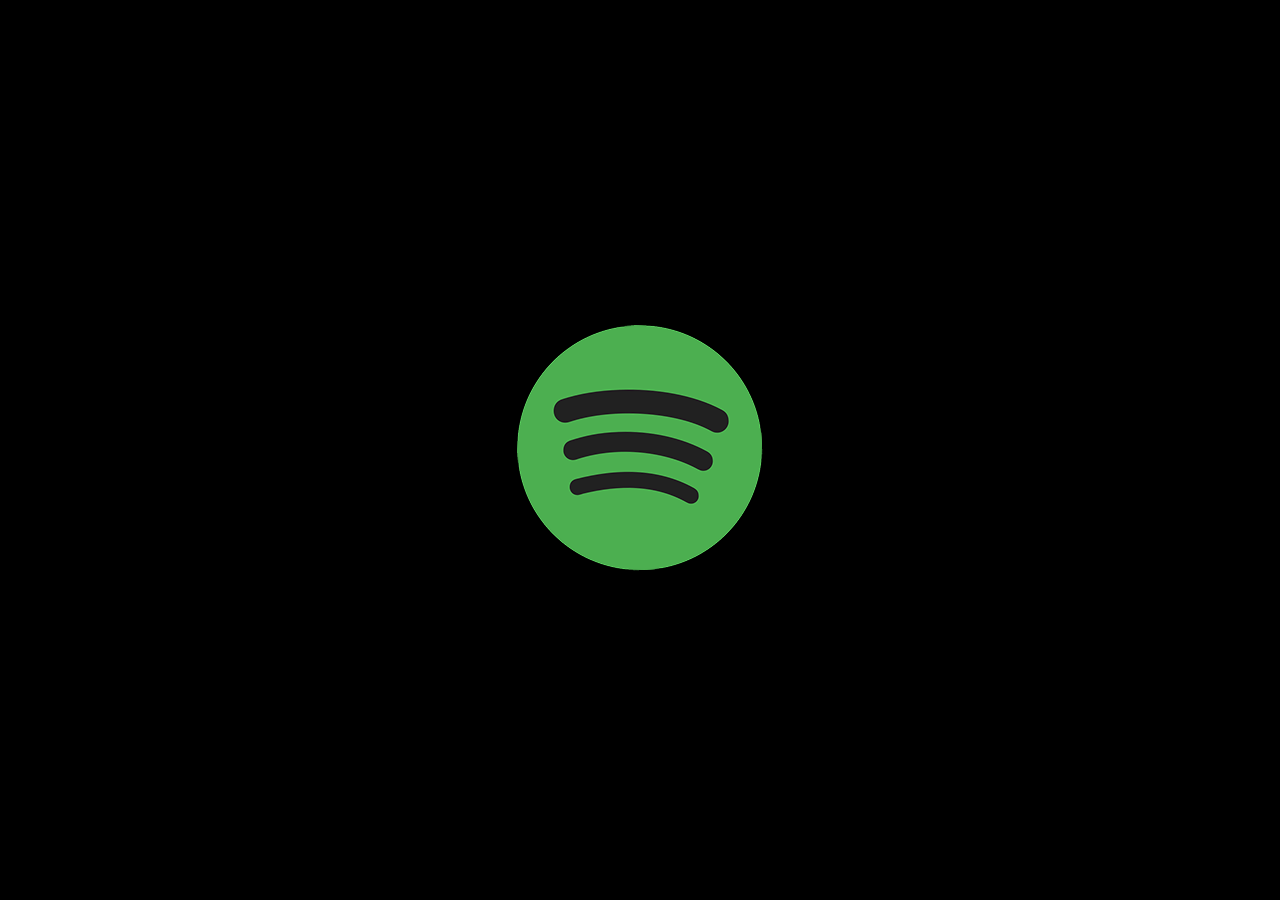
<file: index.html>
<!-- <!DOCTYPE html>
<html lang="en">

<head>
    <meta charset="UTF-8">
    <meta name="viewport" content="width=device-width, initial-scale=1.0">
    <meta http-equiv="refresh" content="0; url=startup.html">
    <title>Spotify</title>
</head>

<body>
</body>

</html> -->
<!doctype html>
<html lang="en">

<head>
    <meta charset="UTF-8">
    <meta name="viewport" content="width=device-width,initial-scale=1">
    <title>Spotify | Start</title>
    <link rel="stylesheet" href="style.css">
    <script src="js/routes.js" defer></script>
</head>

<body class="startup-page">
    <a href="welcome.html" aria-label="Continue to Spotify">
        <img src="images/Spotify_logo.png" alt="Spotify Logo">
</body>

</html>
</file>
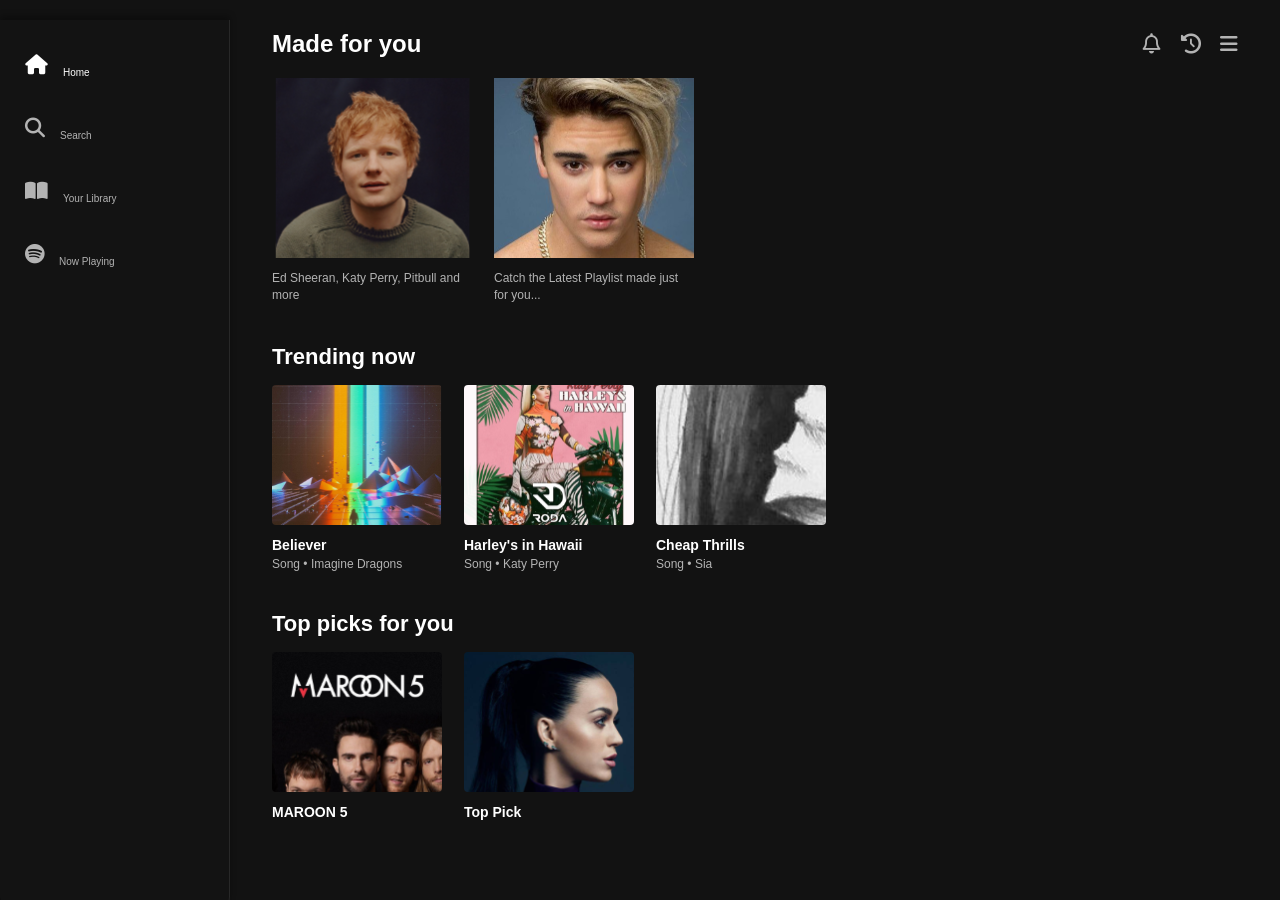
<file: Home.html>
<!DOCTYPE html>
<html lang="en">

<head>
    <meta charset="UTF-8">
    <meta name="viewport" content="width=device-width, initial-scale=1.0">
    <title>Spotify - Home</title>
    <link rel="stylesheet" href="style.css">
    <link rel="stylesheet" href="https://cdnjs.cloudflare.com/ajax/libs/font-awesome/6.4.0/css/all.min.css">
</head>

<body class="app-body">

    <div id="sideMenu" class="side-menu">
        <div class="profile-section">
            
            <h3>Maha</h3>
        </div>
        <ul class="menu-list">
            <li><i class="fa-solid fa-house"></i> Home</li>
            <li><i class="fa-regular fa-comment-dots"></i> Messages</li>
            <li><i class="fa-regular fa-bell"></i> Notifications</li>
            <li><i class="fa-regular fa-bookmark"></i> Bookmarks</li>
            <li><i class="fa-regular fa-user"></i> Profile</li>
        </ul>
        <div class="nav-item" onclick="window.location.href='login.html'">
            <i  class="fa-solid fa-arrow-right-from-bracket"></i><br>Log out</div>
    </div>
   
    <div id="overlay" class="overlay" onclick="toggleMenu()"></div>

    <div class="main-content">
        <div class="header">
            <h2>Made for you</h2>
            <div class="header-icons">
                <i class="fa-regular fa-bell"></i>
                <i class="fa-solid fa-clock-rotate-left"></i>
                <i class="fa-solid fa-bars" onclick="toggleMenu()" style="cursor: pointer;"></i> <!-- زر فتح القائمة -->
            </div>
        </div>

        <div class="horizontal-scroll">
            <div class="card-large">
                <img src="images/Ed Sheeran.svg" alt="Ed Sheeran">
                <div class="card-text">Ed Sheeran, Katy Perry, Pitbull and more</div>
            </div>
            <div class="card-large">
                <img src="images/Justin Bieber.svg" alt="Catch the Latest">
                <div class="card-text">Catch the Latest Playlist made just for you...</div>
            </div>
        </div>

        <h2 class="section-title">Trending now</h2>
        <div class="horizontal-scroll">
            <div class="card-small">
                <img src="images/Believer Poster.svg" alt="Believer">
                <p class="song-title">Believer</p>
                <p class="song-artist">Song • Imagine Dragons</p>
            </div>
            <div class="card-small">
                <img src="images/Harley poster.svg" alt="Harley's">
                <p class="song-title">Harley's in Hawaii</p>
                <p class="song-artist">Song • Katy Perry</p>
            </div>
            <div class="card-small">
                <img src="images/Cheap Thrills.svg" alt="Song">
                <p class="song-title">Cheap Thrills</p>
                <p class="song-artist">Song • Sia</p>
            </div>
        </div>

        <h2 class="section-title">Top picks for you</h2>
        <div class="horizontal-scroll">
            <div class="card-small">
                <img src="images/Maroon 5.svg" alt="Maroon 5">
                <p class="song-title">MAROON 5</p>
            </div>
            <div class="card-small">
                <img src="images/Katy Perry.svg" alt="Top Pick">
                <p class="song-title">Top Pick</p>
            </div>
        </div>
    </div>

    <div class="bottom-nav">
        <div class="nav-item active" onclick="window.location.href='Home.html'"><i
                class="fa-solid fa-house"></i><br>Home</div>

        <div class="nav-item" onclick="window.location.href='search.html'"><i
                class="fa-solid fa-magnifying-glass"></i><br>Search</div>

         <div class="nav-item" onclick="window.location.href='playlist.html'">
             <i class="fa-solid fa-book-open"></i><br>Your Library
        </div>
        <div class="nav-item" onclick="window.location.href='player.html'">
        <i class="fa-brands fa-spotify"></i><br>Now Playing</div>
    </div>
    <script src="script.js"></script>
</body>

</html>
</file>
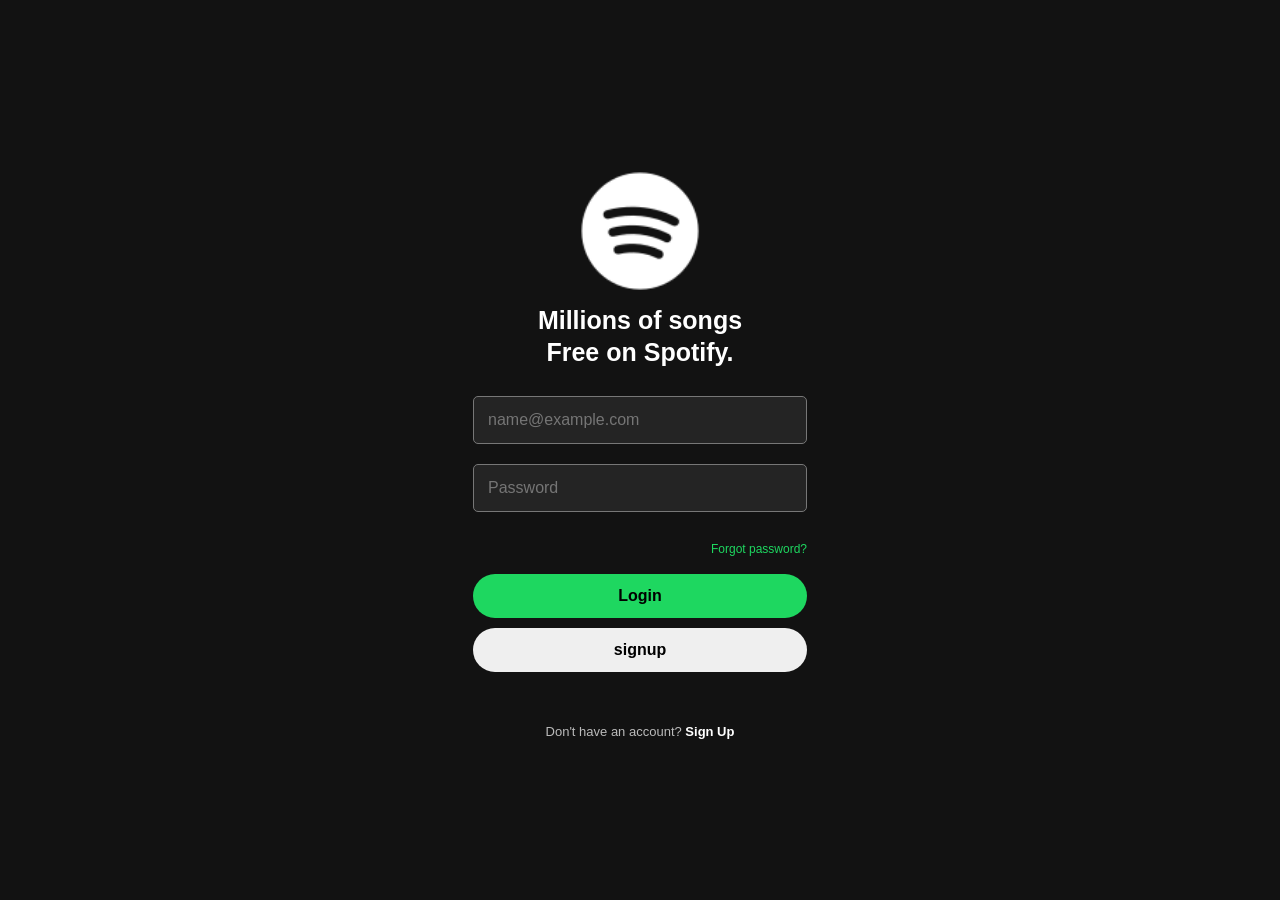
<file: login.html>
<!doctype html>
<html lang="en">
    <head>
        <meta charset="UTF-8">
        <meta name="viewport" content="width=device-width,initial-scale=1">
        <title>Spotify | Log in</title>
        <link rel="stylesheet" href="style.css">
        <script src="js/validation.js" defer></script>
        <script src="js/auth.js" defer></script>
    </head>
<body class="auth-page">
    <main class="auth-card">
        <img src="images/spotify.png" alt="Spotify Logo" class="welcome-logo-img">
        <h1>Millions of songs<br>Free on Spotify.</h1>
        <form id="auth-form" data-mode="login" novalidate>
            <input id="email" name="email" type="email" placeholder="name@example.com" autocomplete="email">
            <small class="error" id="email-error"></small>
            <input id="password" name="password" type="password" placeholder="Password" autocomplete="current-password">
            <small class="error" id="password-error"></small>
            <a class="forgot-link" href="#" id="forgot-link">Forgot password?</a>
            <button class="btn btn-green" type="submit">Login</button>
            <button class="btn btn-white" type="submit">signup</button>
            <p class="form-status" id="form-status" aria-live="polite"></p>
        </form>
        <p class="auth-switch">Don't have an account? <a href="signup.html"> Sign Up</a>
        </p>
    </main>
</body>
</html>
</file>
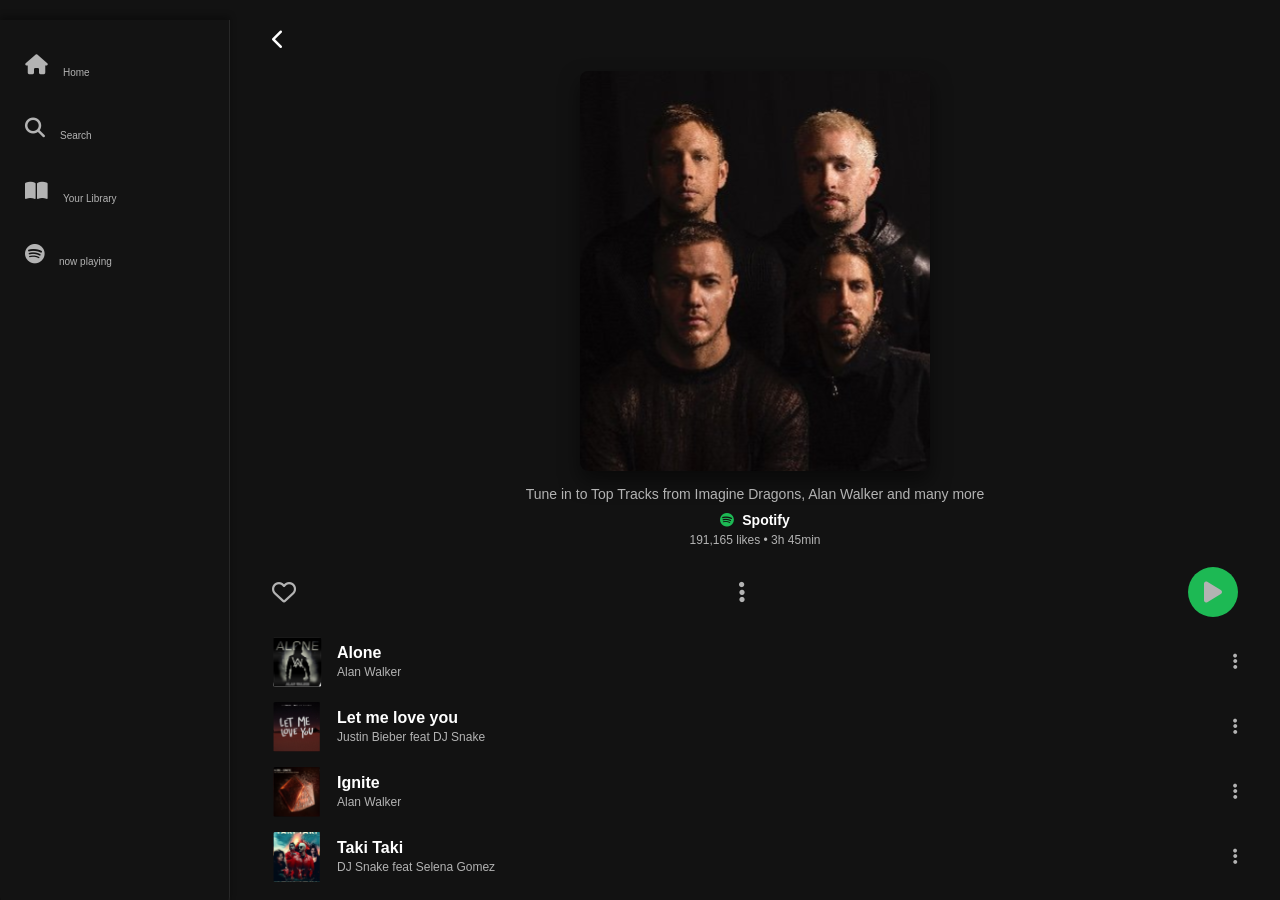
<file: playlist.html>
<!DOCTYPE html>
<html lang="en">

<head>
    <meta charset="UTF-8">
    <meta name="viewport" content="width=device-width, initial-scale=1.0">
    <title>Spotify - Playlist</title>
    <link rel="stylesheet" href="style.css">
    <link rel="stylesheet" href="https://cdnjs.cloudflare.com/ajax/libs/font-awesome/6.4.0/css/all.min.css">
</head>

<body class="app-body">

    <div class="main-content playlist-content">
       
        <div class="playlist-header">
            <i class="fa-solid fa-chevron-left" onclick="window.history.back()"
                style="cursor: pointer; font-size: 20px;"></i>
        </div>

    
        <div class="album-cover">
            <img src="images/Ed Sheeran (2).svg" alt="Album Cover">
        </div>

        <p class="album-desc">Tune in to Top Tracks from Imagine Dragons, Alan Walker and many more</p>

        <div class="playlist-meta">
            <i class="fa-brands fa-spotify" style="color: #1DB954;"></i>
            <span>Spotify</span>
        </div>
        <p class="playlist-stats">191,165 likes • 3h 45min</p>

        <div class="playlist-actions">
            <i class="fa-regular fa-heart"></i>
            <i class="fa-solid fa-ellipsis-vertical"></i>
            <button class="btn-play"><i class="fa-solid fa-play"></i></button>
        </div>

    
        <div class="song-list">
            <div class="song-item">
                <img src="images/Believer Poster (2).svg" alt="Alone">
                <div class="song-info">
                    <p class="song-title">Alone</p>
                    <p class="song-artist">Alan Walker</p>
                </div>
                <i class="fa-solid fa-ellipsis-vertical"></i>
            </div>

            <div class="song-item">
                <img src="images/song2.svg" alt="Let Me Love You">
                <div class="song-info">
                    <p class="song-title">Let me love you</p>
                    <p class="song-artist">Justin Bieber feat DJ Snake</p>
                </div>
                <i class="fa-solid fa-ellipsis-vertical"></i>
            </div>

            <div class="song-item">
                <img src="images/song3.svg" alt="Ignite">
                <div class="song-info">
                    <p class="song-title">Ignite</p>
                    <p class="song-artist">Alan Walker</p>
                </div>
                <i class="fa-solid fa-ellipsis-vertical"></i>
            </div>

            <div class="song-item">
                <img src="images/song4.svg" alt="Taki Taki">
                <div class="song-info">
                    <p class="song-title">Taki Taki</p>
                    <p class="song-artist">DJ Snake feat Selena Gomez</p>
                </div>
                <i class="fa-solid fa-ellipsis-vertical"></i>
            </div>
        </div>
    </div>

    
    <div class="bottom-nav">
        <div class="nav-item" onclick="window.location.href='home.html'"><i class="fa-solid fa-house"></i><br>Home</div>
        <div class="nav-item" onclick="window.location.href='search.html'"><i
                class="fa-solid fa-magnifying-glass"></i><br>Search</div>
        <div class="nav-item"><i class="fa-solid fa-book-open"></i><br>Your Library</div>
        <div class="nav-item"><i class="fa-brands fa-spotify"></i><br>now playing</div>
    </div>

</body>

</html>
</file>
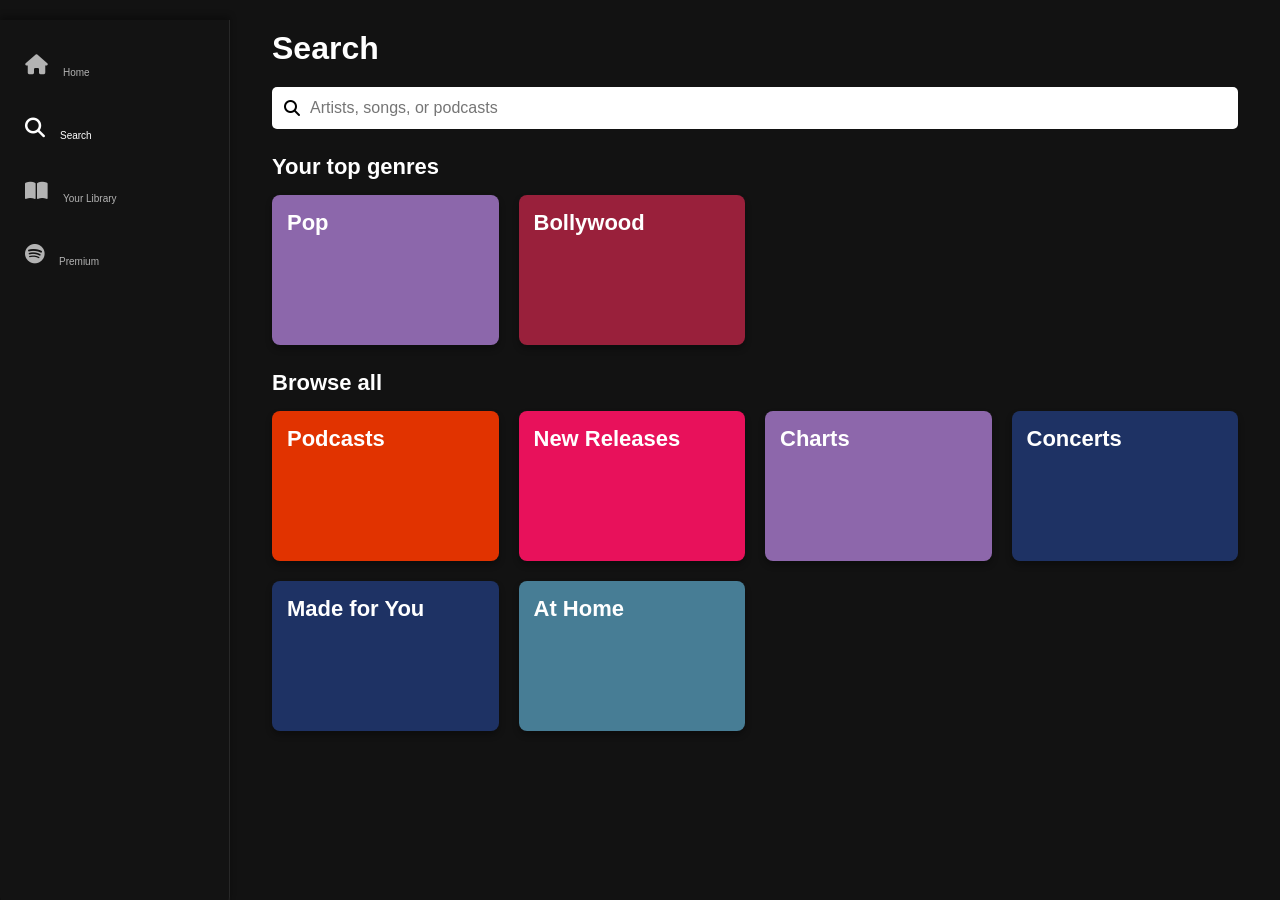
<file: search.html>
<!DOCTYPE html>
<html lang="en">

<head>
    <meta charset="UTF-8">
    <meta name="viewport" content="width=device-width, initial-scale=1.0">
    <title>Spotify - Search</title>
    <link rel="stylesheet" href="style.css">
    <link rel="stylesheet" href="https://cdnjs.cloudflare.com/ajax/libs/font-awesome/6.4.0/css/all.min.css">
</head>

<body class="app-body">

    <div class="main-content">
        <h1 class="page-title">Search</h1>


        <div class="search-bar">
            <i class="fa-solid fa-magnifying-glass"></i>
            <input type="text" placeholder="Artists, songs, or podcasts">
        </div>

        
        <h2 class="section-title">Your top genres</h2>
        <div class="genre-grid">
            <div class="genre-card" style="background-color: #8c67ab;">Pop</div>
            <div class="genre-card" style="background-color: #99203b;">Bollywood</div>
        </div>

       
        <h2 class="section-title">Browse all</h2>
        <div class="genre-grid">
            <div class="genre-card" style="background-color: #e13300;">Podcasts</div>
            <div class="genre-card" style="background-color: #e8115b;">New Releases</div>
            <div class="genre-card" style="background-color: #8d67ab;">Charts</div>
            <div class="genre-card" style="background-color: #1e3264;">Concerts</div>
            <div class="genre-card" style="background-color: #1e3264;">Made for You</div>
            <div class="genre-card" style="background-color: #477d95;">At Home</div>
        </div>
    </div>

    
    <div class="bottom-nav">
        <div class="nav-item" onclick="window.location.href='home.html'"><i class="fa-solid fa-house"></i><br>Home</div>
        <div class="nav-item active"><i class="fa-solid fa-magnifying-glass"></i><br>Search</div>
        <div class="nav-item"><i class="fa-solid fa-book-open"></i><br>Your Library</div>
        <div class="nav-item"><i class="fa-brands fa-spotify"></i><br>Premium</div>
    </div>

</body>

</html>
</file>
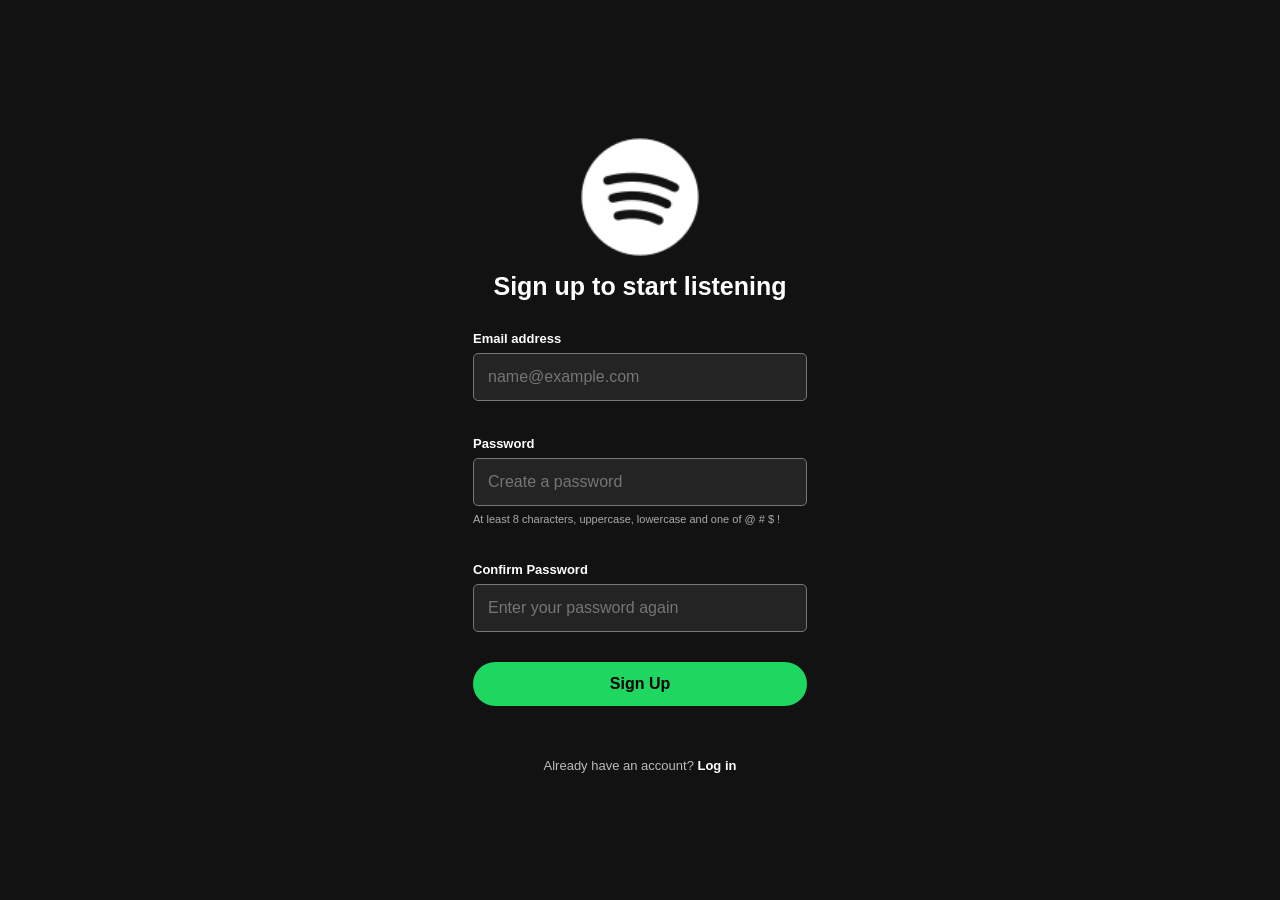
<file: signup.html>
<!--
<!doctype html>
<html lang="en">

<head>
    <meta charset="UTF-8">
    <meta name="viewport" content="width=device-width,initial-scale=1">
    <title>Spotify | Log in</title>
    <link rel="stylesheet" href="style.css">
    <script src="js/validation.js" defer></script>
    <script src="js/auth.js" defer></script>
</head>

<body class="auth-page">
    <main class="auth-card">
        <img src="images/spotify.png" alt="Spotify Logo" class="welcome-logo-img">
        <h1>Millions of songs<br>Free on Spotify.</h1>
        <form id="auth-form" data-mode="login" novalidate>
            <input id="email" name="email" type="email" placeholder="name@example.com" autocomplete="email">
            <small class="error" id="email-error"></small>
            <input id="password" name="password" type="password" placeholder="Password" autocomplete="current-password">
            <small class="error" id="password-error"></small>
            <input id="password" name="password" type="password" placeholder="Password" autocomplete="current-password">
            <small class="error" id="password-error"></small>
            <a class="forgot-link" href="#" id="forgot-link">Forgot password?</a>
            <button class="btn btn-green" type="submit">login</button>
            <button class="btn btn-white" type="submit">signup</button>
            <p class="form-status" id="form-status" aria-live="polite"></p>
        </form>
    </main>
</body>

</html> -->


<!doctype html>
<html lang="en">

<head>
    <meta charset="UTF-8">
    <meta name="viewport" content="width=device-width, initial-scale=1">
    <title>Spotify | Sign Up</title>

    <link rel="stylesheet" href="style.css">

    <script src="js/validation.js" defer></script>
    <script src="js/auth.js" defer></script>
</head>

<body class="auth-page">

    <main class="auth-card">

        <img src="images/spotify.png" alt="Spotify Logo" class="welcome-logo-img">

        <h1>Sign up to start listening</h1>

        <form id="auth-form" data-mode="signup" novalidate>

            <label for="email">Email address</label>
            <input id="email" name="email" type="email" placeholder="name@example.com" autocomplete="email">
            <small class="error" id="email-error"></small>

            <label for="password">Password</label>
            <input id="password" name="password" type="password" placeholder="Create a password"
                autocomplete="new-password">
            <small class="hint">
                At least 8 characters, uppercase, lowercase and one of @ # $ !
            </small>
            <small class="error" id="password-error"></small>

            <label for="confirm-password">Confirm Password</label>
            <input id="confirm-password" name="confirm-password" type="password" placeholder="Enter your password again"
                autocomplete="new-password">
            <small class="error" id="confirm-password-error"></small>

            <button class="btn btn-green" type="submit">
                Sign Up
            </button>

            <p class="form-status" id="form-status" aria-live="polite"></p>

        </form>

        <p class="auth-switch">
            Already have an account?
            <a href="login.html">Log in</a>
        </p>

    </main>

</body>

</html>
</file>
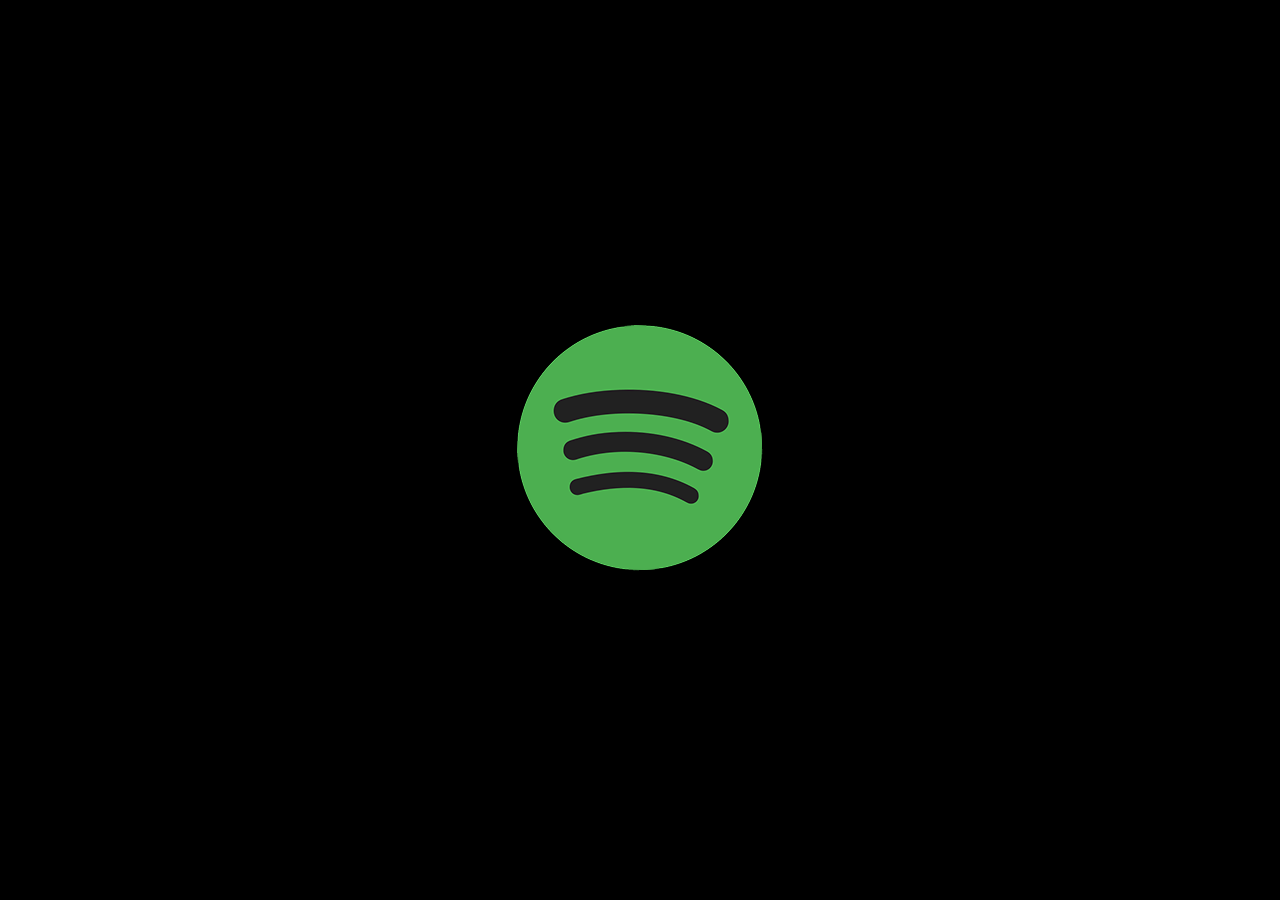
<file: startup.html>
<!doctype html>
<html lang="en">
    <head>
        <meta charset="UTF-8">
        <meta name="viewport" content="width=device-width,initial-scale=1">
        <title>Spotify | Start</title>
        <link rel="stylesheet" href="style.css">
        <script src="js/routes.js" defer></script>
    </head>
<body class="startup-page">
    <a href="welcome.html" aria-label="Continue to Spotify">
        <img src="images/Spotify_logo.png" alt="Spotify Logo">
    </body>
    </html>
</file>
<file: style.css>
:root {
    --green: #1ed760;
    --black: #121212;
    --panel: #181818;
    --muted: #b3b3b3;
    --white: #fff;
}

* {
    box-sizing: border-box;
}

body {
    margin: 0;
    font-family: Arial, Helvetica, sans-serif;
    background: var(--black);
    color: var(--white);
}

a {
    color: inherit;
    text-decoration: none;
}

button,
input {
    font: inherit;
}

button {
    cursor: pointer;
}

/* =========================
   Startup Screen
========================= */

.startup-page {
    min-height: 100vh;
    display: grid;
    place-content: center;
    justify-items: center;
    background: #000;
}
.social-icon {
    width: 20px;
    height: 20px;
    object-fit: contain;
    vertical-align: middle;
    margin-right: 10px;
}
.welcome-logo-img {
    width: 140px;
    height: auto;
    object-fit: contain;
    filter: brightness(0) invert(1);
}
.icon-btn img {
    width: 24px;
    height: 24px;
    object-fit: contain;
    display: block;
}

.icon-btn {
    display: flex;
    align-items: center;
    justify-content: center;
    border: none;
    background: transparent;
    cursor: pointer;
}
.icon-btn img {
    filter: brightness(0) invert(1);
}
/* Keep original playlist icon colors */
.playlist-toolbar .icon-btn img {
    filter: none;
}
/* =========================
   Authentication Pages
========================= */

.auth-page {
    min-height: 100vh;
    display: grid;
    place-items: center;
    padding: 24px;
    background: #121212;
}

.auth-card {
    width: min(100%, 390px);
    padding: 30px 28px;
    text-align: center;
}

.brand-mark {
    display: inline-grid;
    place-items: center;
    width: 48px;
    height: 48px;
    border-radius: 50%;
    background: #fff;
    color: #121212;
    font-size: 40px;
    font-weight: bold;
    line-height: .7;
    margin-bottom: 22px;
}

.auth-card h1 {
    font-size: 25px;
    line-height: 1.25;
    margin: 0 0 28px;
}

.auth-card form {
    text-align: left;
}

.auth-card label {
    display: block;
    font-weight: bold;
    font-size: 13px;
    margin: 15px 0 7px;
}

.auth-card input {
    width: 100%;
    padding: 14px;
    background: #242424;
    border: 1px solid #777;
    border-radius: 5px;
    color: white;
    outline: none;
}

.auth-card input:focus {
    border: 2px solid var(--green);
}

.btn {
    display: flex;
    align-items: center;
    justify-content: center;
    width: 100%;
    min-height: 44px;
    border-radius: 30px;
    font-weight: bold;
    border: 0;
    margin: 10px 0;
}

.btn-green {
    background: var(--green);
    color: #000;
}

.btn-green:hover {
    background: #39ed77;
    transform: scale(1.015);
}

.btn-outline {
    background: transparent;
    color: white;
    border: 1px solid #aaa;
}

.welcome-card .btn {
    margin: 9px 0;
}

.welcome-card .text-link {
    display: inline-block;
    margin-top: 10px;
    font-weight: bold;
}

.text-link:hover,
.auth-switch a:hover {
    text-decoration: underline;
}

.error {
    display: block;
    color: #ff7777;
    font-size: 12px;
    min-height: 15px;
    margin-top: 5px;
}

.hint {
    display: block;
    color: #aaa;
    font-size: 11px;
    margin: 7px 0;
}

.forgot-link {
    display: block;
    text-align: right;
    color: var(--green);
    font-size: 12px;
    margin: 10px 0 18px;
}

.auth-switch {
    font-size: 13px;
    color: #bbb;
    margin-top: 26px;
}

.auth-switch a {
    color: white;
    font-weight: bold;
}

.form-status,
.small-note {
    font-size: 12px;
    color: var(--green);
    min-height: 16px;
}

/* =========================
   Main Application
========================= */

.app-page {
    background: #090909;
    min-height: 100vh;
}

.app-shell {
    max-width: 1100px;
    margin: auto;
    min-height: 100vh;
    background: linear-gradient(180deg, #24213c 0, #111 340px);
    position: relative;
    padding-bottom: 90px;
}

/* Header */

.app-header {
    height: 64px;
    display: flex;
    align-items: center;
    justify-content: space-between;
    padding: 0 22px;
}

.app-brand {
    font-weight: 800;
    font-size: 20px;
    letter-spacing: -1px;
}

.app-brand span {
    color: var(--green);
}

.icon-actions {
    display: flex;
    align-items: center;
    gap: 10px;
}

.icon-btn {
    border: 0;
    background: transparent;
    color: inherit;
    font-size: 22px;
    padding: 7px;
}

.profile-open {
    font-size: 18px;
}

/* Main Content */

.main-content {
    padding: 15px 22px 35px;
}

.section {
    margin: 12px 0 30px;
}

.section-heading {
    display: flex;
    align-items: center;
    justify-content: space-between;
    margin-bottom: 14px;
}

.section-heading h1,
.section-heading h2,
.search-content h1 {
    font-size: 22px;
    margin: 0;
}

.section-heading a {
    font-size: 12px;
    color: #bbb;
}

/* Cards */

.card-grid.two {
    display: grid;
    grid-template-columns: repeat(2, minmax(0, 1fr));
    gap: 12px;
}

.horizontal-cards {
    display: flex;
    gap: 13px;
    overflow-x: auto;
    padding-bottom: 8px;
}

.media-card {
    width: 145px;
    flex: 0 0 145px;
    background: #202020;
    padding: 10px;
    border-radius: 7px;
    cursor: pointer;
}

.media-card img {
    width: 100%;
    aspect-ratio: 1;
    object-fit: cover;
    border-radius: 4px;
}

.media-card strong {
    display: block;
    font-size: 13px;
    margin: 8px 0 4px;
}

.media-card small {
    display: block;
    color: #aaa;
    font-size: 11px;
    line-height: 1.4;
}

.feature-card {
    display: flex;
    gap: 10px;
    align-items: center;
    background: #252525;
    border-radius: 7px;
    overflow: hidden;
    min-width: 0;
}

.feature-card img {
    width: 44%;
    aspect-ratio: 1;
    object-fit: cover;
}

.feature-card div {
    padding: 8px;
}

.feature-card strong {
    font-size: 12px;
}

.feature-card small {
    display: block;
    color: #aaa;
    font-size: 10px;
    margin-top: 5px;
}

/* =========================
   Search Screen
========================= */

.search-content h1 {
    margin: 10px 0 17px;
}

.search-box {
    display: flex;
    gap: 10px;
    align-items: center;
    background: #fff;
    color: #111;
    border-radius: 5px;
    padding: 0 12px;
    height: 44px;
}

.search-box span {
    font-size: 25px;
}

.search-box input {
    border: 0;
    outline: 0;
    width: 100%;
    background: transparent;
    color: #111;
    font-size: 13px;
}

.eyebrow {
    font-size: 11px;
    font-weight: bold;
    margin: 22px 0 10px;
}

.genre-grid {
    display: grid;
    grid-template-columns: repeat(2, minmax(0, 1fr));
    gap: 10px;
}

.genre-card {
    height: 92px;
    padding: 12px;
    border-radius: 5px;
    font-size: 14px;
    font-weight: bold;
    background: #7c55a5;
}

.genre-card.wine {
    background: #8e1739;
}

.genre-card.orange {
    background: #d9430b;
}

.genre-card.pink {
    background: #e90b58;
}

.genre-card.blue {
    background: #263f78;
}

.genre-card.teal {
    background: #367a8c;
}

.result-list {
    display: grid;
    gap: 8px;
}

.result-row {
    display: flex;
    align-items: center;
    gap: 12px;
    padding: 8px;
    border-radius: 5px;
    background: #1d1d1d;
}

.result-row img {
    width: 48px;
    height: 48px;
    object-fit: cover;
}

.result-row small {
    display: block;
    color: #aaa;
    margin-top: 4px;
}

/* =========================
   Bottom Navigation
========================= */

.bottom-nav {
    position: fixed;
    bottom: 0;
    left: 50%;
    transform: translateX(-50%);
    width: 100%;
    max-width: 414px;
    height: 65px;
    background: linear-gradient(180deg, #131313 0%, #131313 100%);
    box-shadow: 0 -4px 6px rgba(0, 0, 0, 0.3);
    backdrop-filter: blur(6px);
    -webkit-backdrop-filter: blur(6px);
    display: flex;
    justify-content: space-around;
    align-items: center;
    border-top: none;
    z-index: 20;
    border-bottom-left-radius: 23px;
    border-bottom-right-radius: 23px;
}

.bottom-nav a {
    display: grid;
    justify-items: center;
    gap: 4px;
    color: #aaa;
    font-size: 10px;
}

.bottom-nav a span {
    font-size: 20px;
}

.bottom-nav a.active {
    color: #fff;
}

/* =========================
   Profile Drawer
========================= */

.profile-overlay {
    position: fixed;
    inset: 0;
    background: #0009;
    z-index: 50;
    display: none;
    justify-content: flex-end;
}

.profile-overlay.open {
    display: flex;
}

.profile-drawer {
    width: min(310px, 84vw);
    height: 100%;
    background: #f7f7f7;
    color: #111;
    padding: 25px 20px;
    display: flex;
    flex-direction: column;
}

.profile-user {
    display: flex;
    align-items: center;
    gap: 12px;
    padding-bottom: 22px;
    border-bottom: 1px solid #ddd;
}

.profile-user img {
    width: 44px;
    height: 44px;
    border-radius: 50%;
    object-fit: cover;
}

.profile-user strong {
    font-size: 13px;
}

.profile-links {
    display: grid;
    gap: 21px;
    margin-top: 25px;
}

.profile-links a {
    font-size: 14px;
}

.profile-logout {
    margin-top: auto;
    font-size: 14px;
    padding: 12px 0;
}

/* =========================
   Playlist Screen
========================= */

.playlist-content {
    padding: 15px 22px 90px;
    background: transparent;
}

/* Back Button */

.playlist-content .back-link {
    display: inline-flex;
    align-items: center;
    color: #ffffff;
    font-size: 14px;
    margin: 5px 0 20px;
    gap: 8px;
}

/* Playlist Hero */

.playlist-hero {
    display: flex;
    align-items: flex-end;
    gap: 22px;
}

.playlist-hero .playlist-cover {
    width: 190px;
    height: 190px;
    aspect-ratio: 1 / 1;
    object-fit: cover;
    display: block;
    box-shadow: 0 8px 25px #0008;
    flex-shrink: 0;
}

.playlist-info {
    min-width: 0;
    flex: 1;
}

.playlist-info h1 {
    font-size: clamp(28px, 5vw, 48px);
    font-weight: 800;
    margin: 8px 0;
    color: #fff;
}

.playlist-info p {
    color: #b3b3b3;
    font-size: 12px;
    line-height: 1.5;
    margin: 7px 0;
}

.playlist-info .eyebrow {
    color: #fff;
    font-size: 11px;
    font-weight: bold;
    margin: 0 0 8px;
}

.playlist-owner {
    display: flex;
    align-items: center;
    gap: 7px;
    margin-top: 10px;
}

.playlist-owner img {
    width: 20px;
    height: 20px;
    object-fit: contain;
}

.playlist-owner span {
    font-size: 12px;
    font-weight: bold;
    color: #fff;
}

.playlist-info .playlist-meta {
    font-size: 11px;
    color: #b3b3b3;
}

/* Playlist Toolbar */

.playlist-toolbar {
    display: flex;
    align-items: center;
    gap: 22px;
    margin: 28px 0 22px;
}

.playlist-toolbar .icon-btn {
    width: 28px;
    height: 28px;
    padding: 3px;
    background: transparent;
    border: none;
}

.playlist-toolbar .icon-btn img {
    width: 100%;
    height: 100%;
    object-fit: contain;
    filter: none;
}

.playlist-toolbar .play-large {
    width: 52px;
    height: 52px;
    margin-left: auto;
    border: none;
    border-radius: 50%;
    background: #1ed760;
    display: flex;
    align-items: center;
    justify-content: center;
}

.playlist-toolbar .play-large img {
    width: 23px;
    height: 23px;
    object-fit: contain;
}

/* Track Heading */

.track-heading {
    display: grid;
    grid-template-columns: 35px minmax(0, 2fr) minmax(0, 1.5fr) 55px;
    gap: 12px;
    align-items: center;
    padding: 10px 12px;
    color: #b3b3b3;
    font-size: 12px;
    border-bottom: 1px solid #383838;
    margin-bottom: 10px;
}

/* Track List */

.track-list {
    display: flex;
    flex-direction: column;
    gap: 3px;
}

.track-row {
    display: grid;
    grid-template-columns: 35px minmax(0, 2fr) minmax(0, 1.5fr) 55px;
    gap: 12px;
    align-items: center;
    padding: 8px 12px;
    border-radius: 5px;
    color: #fff;
    font-size: 12px;
    cursor: pointer;
    min-width: 0;
}

.track-row:hover {
    background: #ffffff18;
}

.track-title {
    display: flex;
    align-items: center;
    gap: 12px;
    min-width: 0;
}

.track-title img {
    width: 42px;
    height: 42px;
    object-fit: cover;
    flex-shrink: 0;
}

.track-title div {
    min-width: 0;
}

.track-title strong {
    display: block;
    font-size: 13px;
    font-weight: 500;
    color: #fff;
}

.track-title small {
    display: block;
    color: #b3b3b3;
    font-size: 11px;
    margin-top: 5px;
}

.track-album {
    color: #b3b3b3;
    overflow: hidden;
    white-space: nowrap;
    text-overflow: ellipsis;
}

.track-duration {
    color: #b3b3b3;
    text-align: right;
}

/* Playlist Responsive */

@media (max-width: 600px) {

    .playlist-content {
        padding: 15px 16px 90px;
    }

    .playlist-hero {
        flex-direction: column;
        align-items: center;
        text-align: center;
        gap: 18px;
    }

    .playlist-hero .playlist-cover {
        width: min(65vw, 230px);
        height: auto;
        aspect-ratio: 1 / 1;
    }

    .playlist-info {
        width: 100%;
    }

    .playlist-info h1 {
        font-size: 27px;
    }

    .playlist-owner {
        justify-content: center;
    }

    .playlist-toolbar {
        margin: 22px 0;
    }

    .track-heading,
    .track-row {
        grid-template-columns: 25px minmax(0, 1fr) 45px;
        gap: 8px;
    }

    .track-heading span:nth-child(3),
    .track-row .track-album {
        display: none;
    }

    .track-title {
        gap: 9px;
    }

    .track-title img {
        width: 40px;
        height: 40px;
    }
}

/* =========================
   Music Player Screen
========================= */

.player-page {
    min-height: 100vh;
    background: linear-gradient(160deg, #5E5A4F, #35322D , #1D1C1A);
    display: grid;
    place-items: center;
    padding: 20px;
}

.player-shell {
    width: min(100%, 600px);
    min-height: calc(100vh - 40px);
    display: flex;
    flex-direction: column;
    padding:25px 30px;
}

.player-top {
    display: flex;
    align-items: center;
    justify-content: space-between;
    text-align: center;
    margin-bottom: 22px;
}

.player-top>a {
    font-size: 30px;
}

.player-top small,
.player-top strong {
    display: block;
}

.player-top small {
    font-size: 9px;
    letter-spacing: 1px;
    color: #ddd;
}

.player-top strong {
    font-size: 12px;
    margin-top: 4px;
}

.player-art {
    width: 100%;
    aspect-ratio: 1;
    object-fit: cover;
    border-radius: 4px;
    box-shadow: 0 10px 30px #0005;
}

/* Now Playing */

.now-playing {
    display: flex;
    justify-content: space-between;
    align-items: center;
    margin: 23px 0 12px;
}

.now-playing h1 {
    font-size: 19px;
    margin: 0 0 6px;
}

.now-playing p {
    font-size: 13px;
    color: #ddd;
    margin: 0;
}

.like-btn {
    border: 0;
    background: none;
    color: white;
    font-size: 27px;
}

.like-btn.liked {
    color: var(--green);
}

/* Progress Bar */

.progress-wrap input {
    width: 100%;
    accent-color: white;
}

.time-row {
    display: flex;
    justify-content: space-between;
    color: #ddd;
    font-size: 10px;
}

/* Player Controls */

.player-controls {
    display: flex;
    align-items: center;
    justify-content: space-between;
    margin: 25px 5px;
}

.player-controls button {
    border: 0;
    background: none;
    color: white;
    font-size: 22px;
}

.player-controls .play-pause {
    width: 58px;
    height: 58px;
    border-radius: 50%;
    background: white;
    color: #111;
    font-size: 22px;
}

.player-note {
    text-align: center;
    color: #ccc;
    font-size: 10px;
    margin-top: auto;
}

/* =========================
   Responsive Design
========================= */

@media (min-width: 700px) {

    .app-shell {
        padding-bottom: 0;
    }

    .bottom-nav {
        position: static;
        transform: none;
        width: 100%;
        margin-top: 20px;
    }

    .main-content {
        padding: 25px 35px;
    }

    .card-grid.two {
        grid-template-columns: repeat(2, minmax(0, 240px));
    }

    .media-card {
        width: 175px;
        flex-basis: 175px;
    }

    .player-shell {
        min-height: 0;
    }

    .player-art {
        max-height: 420px;
    }

    .player-page {
        padding: 40px;
    }
}

@media (max-width: 480px) {

    .main-content {
        padding-left: 15px;
        padding-right: 15px;
    }

    .playlist-hero {
        align-items: center;
        flex-direction: column;
        text-align: center;
    }

    .playlist-hero img {
        width: min(65vw, 210px);
    }

    .track-heading,
    .track-row {
        grid-template-columns: 22px minmax(0, 1fr) 42px;
    }

    .track-album {
        display: none;
    }

    .track-heading span:nth-child(3) {
        display: none;
    }

    .track-duration {
        text-align: right;
    }

    .app-header {
        padding: 0 15px;
    }
    .app-body{
        background: #121212;
    }
}

* {
    box-sizing: border-box;
    margin: 0;
    padding: 0;
    font-family: 'Helvetica Neue', Helvetica, Arial, sans-serif;
}





body {
    background-color: #242424;
    color: #ffffff;
    display: block;
    min-height: 100vh;
    margin: 0;
    overflow-x: hidden;
}


.app-body {
    display: block;
    width: calc(100%-230px);
    max-width: none;
    min-height: 100vh;
    height: auto;
    overflow-y: auto;
    position: relative;
    background-color: #121212;
    padding-bottom: 0;
    margin-left: 230px ;
  
}

.app-body::-webkit-scrollbar {
    display: none;
}

.main-content {
    width: 100%;
    max-width: 1440px;
    height: 100vh;
    margin: 0 auto;
    padding: 30px 4%;
}

.header {
    display: flex;
    justify-content: space-between;
    align-items: center;
    margin-bottom: 20px;
}

.header h2 {
    font-size: 24px;
    font-weight: 700;
    margin: 0;
}

.header-icons i {
    font-size: 20px;
    margin-left: 15px;
    color: #b3b3b3;
    cursor: pointer;
}

.section-title {
    font-size: 22px;
    font-weight: 700;
    margin: 25px 0 15px 0;
}

.horizontal-scroll {
    display: flex;
    overflow-x: auto;
    gap: 22px;
    padding-bottom: 15px;
    scrollbar-width: thin;
}

.horizontal-scroll::-webkit-scrollbar {
    display: none;
}

.card-large {
    min-width: 200px;
    max-width: 200px;
}

.card-large img {
    width: 100%;
    height: 180px;
}

.card-text {
    font-size: 12px;
    color: #b3b3b3;
    margin-top: 8px;
    line-height: 1.4;
}

.card-small {
    min-width: 170px;
    max-width: 170px;
}

.card-small img {
    width: 100%;
    height: 140px;
    object-fit: cover;
    border-radius: 4px;
}

.card-small .song-title {
    font-size: 14px;
    font-weight: 600;
    margin-top: 8px;
    white-space: nowrap;
    overflow: hidden;
    text-overflow: ellipsis;
}

.card-small .song-artist {
    font-size: 12px;
    color: #b3b3b3;
    margin-top: 4px;
}

.bottom-nav {
    display: flex;
    flex-direction: column;
    justify-content:flex-start;
    align-items: flex-start;
    background-color: #000;
    gap: 20px;
    padding: 25px 15px;
    position: fixed;
    bottom: 0;
    width: 230px;
    max-width: 230px;
    left: 0;
    top: 0;
    height: 100vh;
    transform: none;
    border-top: none;
    border-right: 1px solid #282828;
    z-index: 100;
}

.nav-item {
    display: flex;
    flex-direction: row;
    align-items: center;
    justify-content: last baseline;
    gap: 15px;
    width: 100%;
    padding: 10px;
    color: #b3b3b3;
    font-size: 10px;
    text-align: center;
    cursor: pointer;
}

.nav-item i {
    font-size: 20px;
    margin-bottom: 3px;
}

.nav-item.active {
    color: #ffffff;
}

.overlay {
    position: fixed;
    top: 0;
    left: 0;
    width: 100%;
    height: 100%;
    background: rgba(0, 0, 0, 0.7);
    display: none;
    z-index: 150;
}

.side-menu {
    position: fixed;
    top: 0;
    left: -350px;
    width: 300px;
    height: 100vh;
    background-color: #ffffff;
    color: #000000;
    z-index: 200;
    transition: left 0.3s ease;
    display: flex;
    flex-direction: column;
    padding: 30px 20px;
}

.side-menu.open {
    left: 0;
}

.profile-section {
    text-align: left;
    margin-bottom: 30px;
    padding-bottom: 20px;
    border-bottom: 1px solid #e0e0e0;
}

.avatar {
    width: 60px;
    height: 60px;
    border-radius: 50%;
    margin-bottom: 10px;
}

.profile-section h3 {
    font-size: 18px;
}

.menu-list {
    list-style: none;
    flex-grow: 1;
}

.menu-list li {
    padding: 15px 0;
    font-size: 16px;
    font-weight: 500;
    display: flex;
    align-items: center;
    cursor: pointer;
}

.menu-list li i {
    margin-right: 15px;
    font-size: 20px;
    color: #555;
}

.logout-section {
    padding: 20px 0;
    border-top: 1px solid #e0e0e0;
    font-weight: 600;
    cursor: pointer;
}

.logout-section i {
    margin-right: 10px;
}

.page-title {
    font-size: 32px;
    margin-bottom: 20px;
}

.search-bar {
    background-color: #ffffff;
    border-radius: 5px;
    padding: 12px;
    display: flex;
    align-items: center;
    margin-bottom: 25px;
}

.search-bar i {
    color: #000;
    margin-right: 10px;
}

.search-bar input {
    border: none;
    outline: none;
    width: 100%;
    font-size: 16px;
    color: #000;
    background: transparent;
}

.genre-grid {
    display: grid;
    grid-template-columns: repeat(4,minmax(0,1fr));
    gap: 20px;
    margin-bottom: 25px;
}

.genre-card {
    height: 150px;
    border-radius: 8px;
    padding: 15px;
    font-weight: 700;
    font-size: 22px;
    position: relative;
    overflow: hidden;
    box-shadow: 0 4px 6px rgba(0, 0, 0, 0.3);
}

.playlist-header {
    margin-bottom: 20px;
}
.album-cover img {
    width: 100%;
    max-width: 350px;
    display: block;
    margin: 0 auto ;
    border-radius: 8px;
    box-shadow: 0 10px 20px rgba(0, 0, 0, 0.5);
}

.album-desc {
    font-size: 14px;
    color: #b3b3b3;
    margin-top: 15px;
    text-align: center;
}

.playlist-meta {
    display: flex;
    align-items: center;
    justify-content: center;
    margin-top: 10px;
    font-size: 14px;
    font-weight: 600;
}

.playlist-meta i {
    margin-right: 8px;
}

.playlist-stats {
    font-size: 12px;
    color: #b3b3b3;
    text-align: center;
    margin-top: 5px;
}

.playlist-actions {
    display: flex;
    justify-content: space-between;
    align-items: center;
    margin: 20px 0;
}

.playlist-actions i {
    font-size: 24px;
    color: #b3b3b3;
    cursor: pointer;
}

.btn-play {
    background-color: #1DB954;
    color: #000;
    border: none;
    width: 50px;
    height: 50px;
    border-radius: 50%;
    font-size: 20px;
    cursor: pointer;
    display: flex;
    justify-content: center;
    align-items: center;
}

.song-list {
    display: flex;
    flex-direction: column;
    gap: 15px;
    margin-bottom: 20px;
}

.song-item {
    display: flex;
    align-items: center;
    cursor: pointer;
}

.song-item img {
    width: 50px;
    height: 50px;
    border-radius: 4px;
    margin-right: 15px;
}

.song-info {
    flex-grow: 1;
}

.song-info .song-title {
    font-size: 16px;
    font-weight: 600;
}

.song-info .song-artist {
    font-size: 12px;
    color: #b3b3b3;
    margin-top: 3px;
}

.song-item i {
    color: #b3b3b3;
    font-size: 18px;
}
</file>
